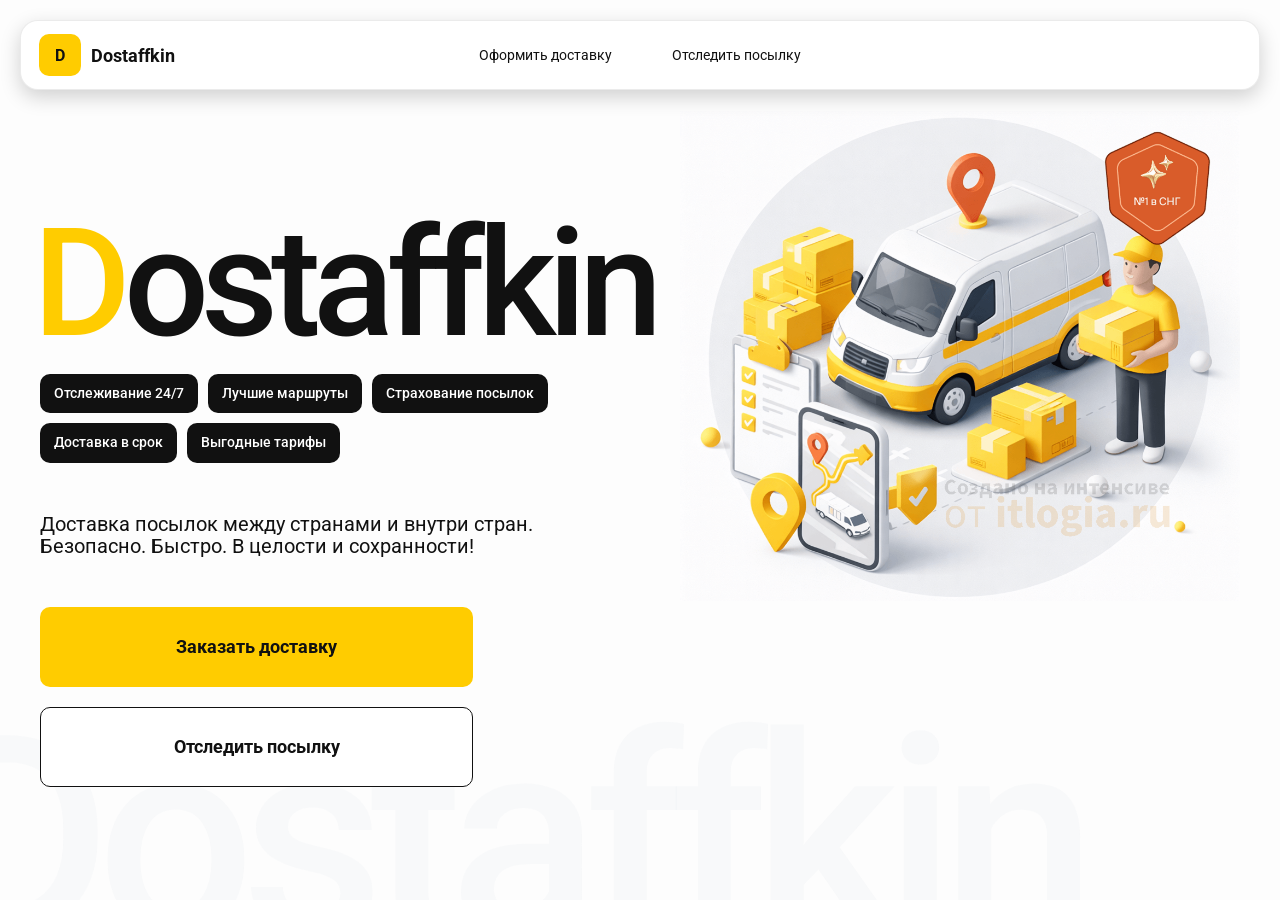
<file: index.html>
<!doctype html>
<html lang="ru">

<head>
    <meta charset="utf-8" />
    <meta name="viewport" content="width=device-width,initial-scale=1,maximum-scale=1,user-scalable=0" />
    <title>Dostaffkin — Доставка посылок между странами и внутри стран. Безопасно. Быстро. В целости и сохранности!
    </title>
    <link href="styles/base_adaptive.css" rel="stylesheet" />
    <link href="styles/base.css" rel="stylesheet" />
    <link href="styles/index.css" rel="stylesheet" />
    <link href="styles/index_adaptive.css" rel="stylesheet" />
</head>

<body>

    <div class="container">
        <header class="header">
            <a class="header-brand" href="#">
                <div class="header-logo">D</div>
                <div class="header-title">Dostaffkin</div>
            </a>
            <nav class="header-menu">
                <a class="header-link" href="./order.html">Оформить <span>доставку</span></a>
                <a class="header-link" href="./track.html">Отследить <span>посылку</span></a>
            </nav>
        </header>
        <main class="main">
            <section class="main-info">
                <div class="main-title">
                    <span>D</span>ostaffkin
                </div>
                <div class="main-features">
                    <div class="main-feature">Отслеживание 24/7</div>
                    <div class="main-feature">Лучшие маршруты</div>
                    <div class="main-feature">Страхование посылок</div>
                    <div class="main-feature">Доставка в срок</div>
                    <div class="main-feature">Выгодные тарифы</div>
                </div>
                <div class="main-description">
                    Доставка посылок между странами и внутри стран.
                    Безопасно. Быстро. В целости и сохранности!
                </div>
                <div class="main-actions">
                    <a class="button" type="button" href="./order.html">Заказать доставку</a>
                    <a class="button button-white" type="button" href="./track.html">Отследить посылку</a>
                </div>
            </section>
            <div class="main-title-ghost">Dostaffkin</div>
            <section class="main-image">
                <img src="images/main-image.png" alt="Main image" />
            </section>
        </main>

    </div>

</body>

</html>
</file>
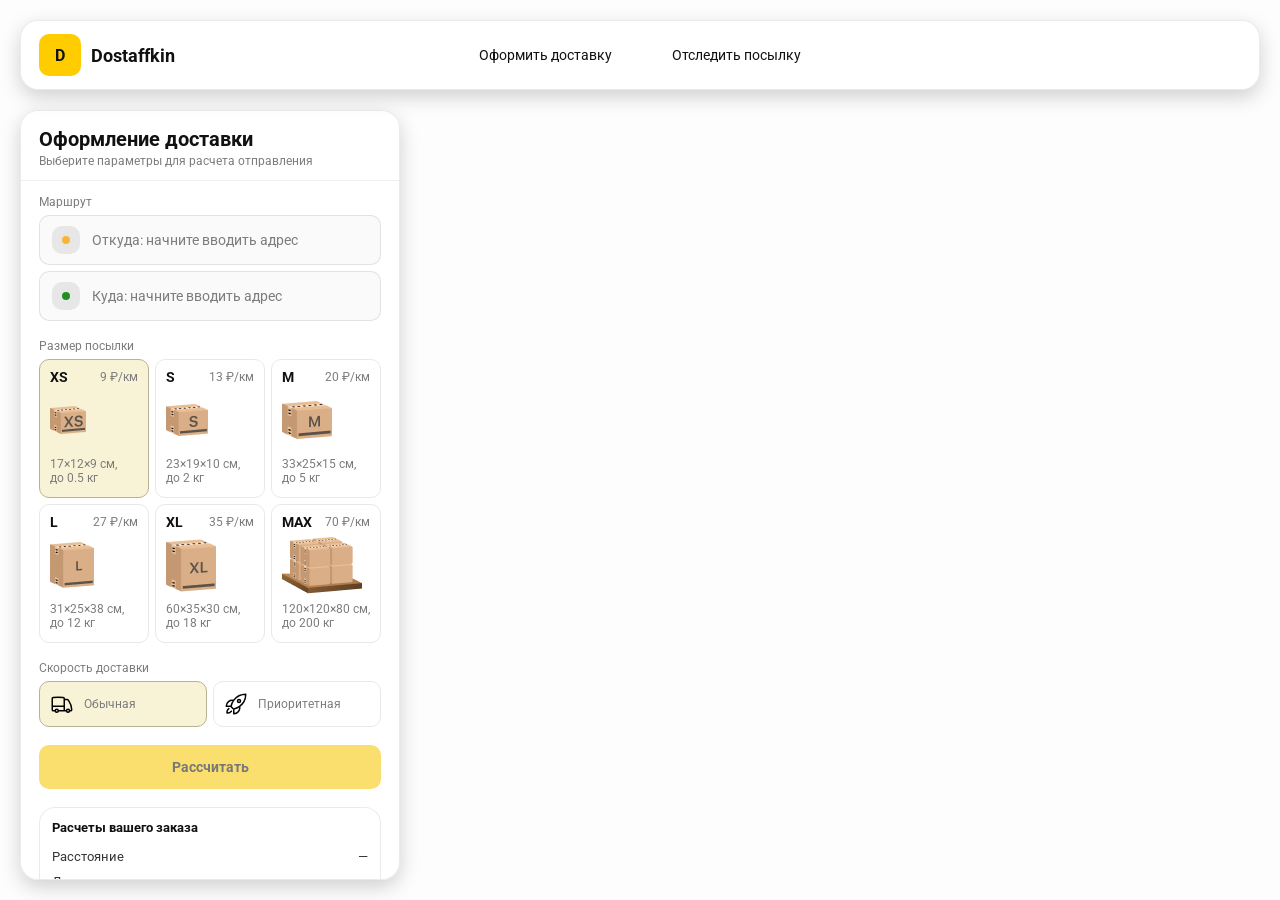
<file: order.html>
<!doctype html>
<html lang="ru">

<head>
    <meta charset="utf-8" />
    <meta name="viewport" content="width=device-width,initial-scale=1,maximum-scale=1,user-scalable=0" />
    <title>Оформление доставки</title>

    <link rel="stylesheet" href="styles/base.css" />
    <link rel="stylesheet" href="styles/base_adaptive.css" />

    <link rel="stylesheet" href="styles/order.css" />
    <link rel="stylesheet" href="styles/order_adaptive.css" />

    <script src="https://testologia.ru/ymc_min.js" data-apikey="7c900db8-f343-4e0d-8f4f-e27b0c6917c9" data-suggest-apikey="88791455-4ec0-44c8-9709-cc0712747527"></script>



    
</head>

<body>
    <div id="map"></div>

    <header class="header">
        <a class="header-brand" href="./index.html">
            <div class="header-logo">D</div>
            <div class="header-title">Dostaffkin</div>
        </a>
        <nav class="header-menu">
            <a class="header-link" href="#">Оформить <span>доставку</span></a>
            <a class="header-link" href="./track.html">Отследить <span>посылку</span></a>
        </nav>
    </header>

    <aside class="main" id="sidebar">
        <div class="main-header">
            <div class="main-title">Оформление доставки</div>
            <div class="main-text">Выберите параметры для расчета отправления</div>
        </div>
        <div class="main-content">
            <div class="main-route">
                <div class="main-block-title">Маршрут</div>
                <div class="main-fields">
                    <div class="main-field" id="fromField">
                        <div class="main-pin"></div>
                        <input id="from" placeholder="Откуда: начните вводить адрес" autocomplete="off" />
                        <div class="main-ac" id="fromAc" role="listbox" aria-label="Подсказки адресов"></div>
                    </div>

                    <div class="main-field" id="toField">
                        <div class="main-pin"></div>
                        <input id="to" placeholder="Куда: начните вводить адрес" autocomplete="off" />
                        <div class="main-ac" id="toAc" role="listbox" aria-label="Подсказки адресов"></div>
                    </div>
                </div>
            </div>
            <div class="main-package">
                <div class="main-block-title">Размер посылки</div>

                <div class="main-sizes">
                    <div class="main-size-card is-active" data-value="xs">
                        <div class="main-size-top">
                            <div class="main-size-label">XS</div>
                            <div class="main-size-rate">9 ₽/км</div>
                        </div>
                        <div class="main-size-media">
                            <img src="images/sizes/xs.png" alt="Короб XS" />
                        </div>
                        <div class="main-size-description">17×12×9 см,<br>до 0.5 кг</div>
                    </div>

                    <div class="main-size-card" data-value="s">
                        <div class="main-size-top">
                            <div class="main-size-label">S</div>
                            <div class="main-size-rate">13 ₽/км</div>
                        </div>
                        <div class="main-size-media">
                            <img src="images/sizes/s.png" alt="Короб S" />
                        </div>
                        <div class="main-size-description">23×19×10 см,<br>до 2 кг</div>
                    </div>

                    <div class="main-size-card" data-value="m">
                        <div class="main-size-top">
                            <div class="main-size-label">M</div>
                            <div class="main-size-rate">20 ₽/км</div>
                        </div>
                        <div class="main-size-media">
                            <img src="images/sizes/m.png" alt="Короб M" />
                        </div>
                        <div class="main-size-description">33×25×15 см,<br>до 5 кг</div>
                    </div>

                    <div class="main-size-card" data-value="l">
                        <div class="main-size-top">
                            <div class="main-size-label">L</div>
                            <div class="main-size-rate">27 ₽/км</div>
                        </div>
                        <div class="main-size-media">
                            <img src="images/sizes/l.png" alt="Короб L" />
                        </div>
                        <div class="main-size-description">31×25×38 см,<br>до 12 кг</div>
                    </div>

                    <div class="main-size-card" data-value="xl">
                        <div class="main-size-top">
                            <div class="main-size-label">XL</div>
                            <div class="main-size-rate">35 ₽/км</div>
                        </div>
                        <div class="main-size-media">
                            <img src="images/sizes/xl.png" alt="Короб XL" />
                        </div>
                        <div class="main-size-description">60×35×30 см,<br>до 18 кг</div>
                    </div>

                    <div class="main-size-card" data-value="max">
                        <div class="main-size-top">
                            <div class="main-size-label">MAX</div>
                            <div class="main-size-rate">70 ₽/км</div>
                        </div>
                        <div class="main-size-media main-size-media-palleta">
                            <img src="images/sizes/max.png" alt="Паллета" />
                        </div>
                        <div class="main-size-description">120×120×80 см,<br>до 200 кг</div>
                    </div>
                </div>
            </div>

          <div class="main-speed">
    <div class="main-block-title">Скорость доставки</div>

    <div class="main-speeds">
        <div class="main-speed-card is-active" data-value="regular">
            <img class="main-speed-media" src="images/icons/regular.svg" alt="Regular"/>
            <div class="main-speed-description">Обычная</div>
        </div>
        <div class="main-speed-card" data-value="fast">
            <img class="main-speed-media" src="images/icons/fast.svg" alt="Fast"/>
            <div class="main-speed-description">Приоритетная</div>
        </div>

    </div>
</div>  



            <div class="main-calculate-block">
                <button id="calc" class="button calculate-button" type="button" disabled>Рассчитать</button>
            </div>
            <div class="main-result" id="result">
                <div class="main-result-title">Расчеты вашего заказа</div>
                <div class="main-result-lines">
                    <div class="main-result-line"><span>Расстояние</span><span id="distanceValue">—</span></div>
                    <div class="main-result-line"><span>Доставим через</span><span id="durationValue">—</span></div>
                    <div class="main-result-line"><span>Тариф</span><span id="rateValue">—</span></div>
                </div>
                <div class="main-price">
                    <div class="main-price-label">Итого</div>
                    <div class="main-price-value" id="totalValue">—</div>
                </div>
            </div>

            <div class="main-order-box">
                <div class="main-order-form" id="orderForm">
                    <div class="main-order-title">Оформление доставки</div>
                    <div class="main-block-info-row">
                        <div class="main-block-title">Контакты</div>
                        <div class="order-fields">
                            <div class="main-field">
                                <input id="customerName" placeholder="Ваше имя" autocomplete="off" />
                            </div>
                            <div class="main-field">
                                <input id="customerPhone" placeholder="Ваш телефон" autocomplete="off"
                                    inputmode="tel" />
                            </div>
                        </div>
                    </div>
                    <div class="main-block-info-row extra-info">
                        <div class="main-block-title">Дополнительная информация</div>
                        <div class="main-field textarea">
                            <textarea id="comment" placeholder="Детали доставки и комментарии"></textarea>
                        </div>
                    </div>
                    <button id="submit" class="button main-submit-request" type="button" disabled>Отправить
                        заявку
                    </button>
                </div>

                <div class="main-order-success" id="orderSuccess">
                    <div class="main-success-icon">✓</div>
                    <div class="main-success-title">Заявка отправлена!</div>
                    <div class="main-success-title">Номер отправления – <span id="orderId"></span></div>
                    <div class="main-success-subtitle">Мы скоро свяжемся с вами</div>
                </div>
            </div>



        </div>

    </aside>



    <script src="scripts/order.js"></script>

</body>

</html>
</file>
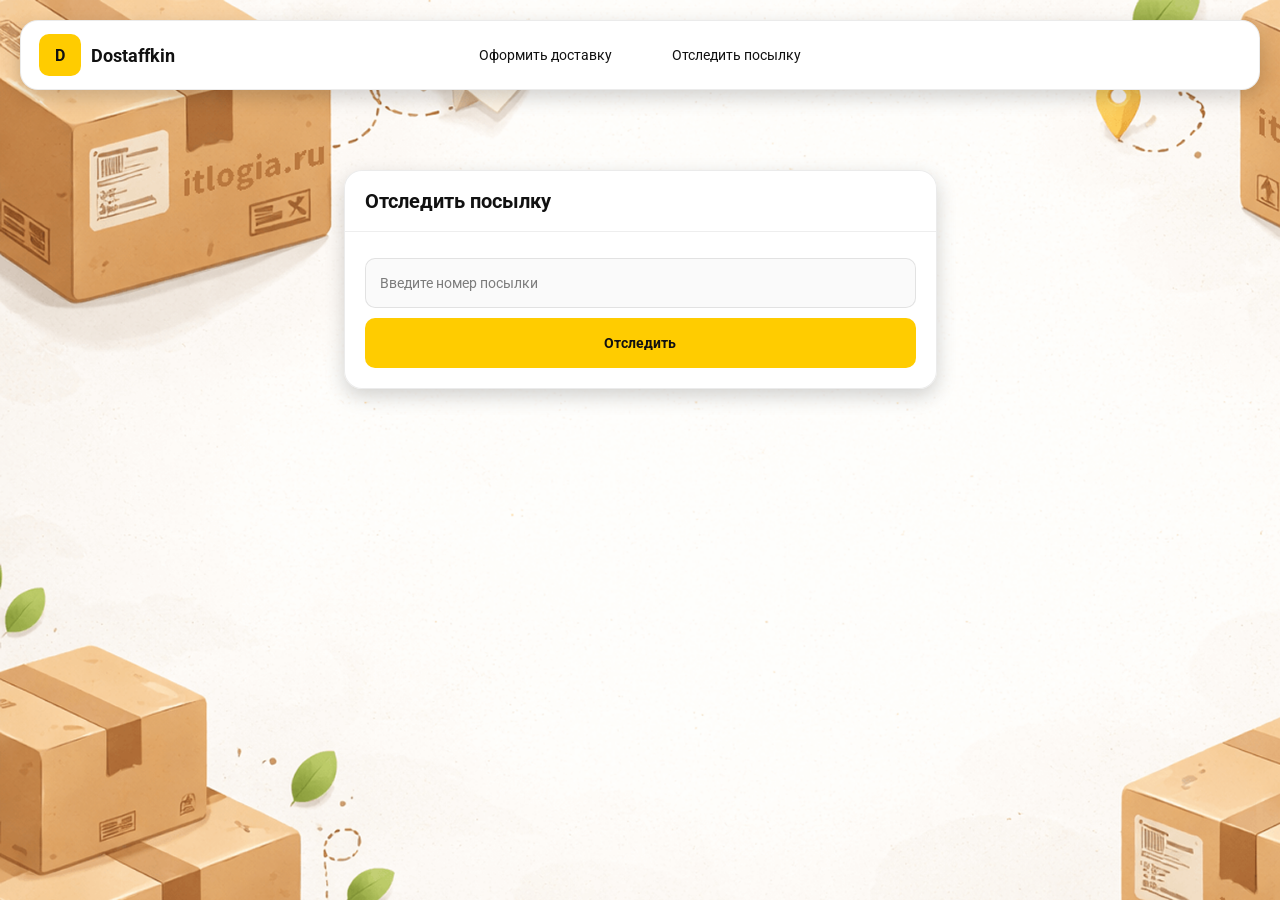
<file: track.html>
<!doctype html>
<html lang="ru">

<head>
    <meta charset="utf-8" />
    <meta name="viewport" content="width=device-width,initial-scale=1,maximum-scale=1,user-scalable=0" />
    <title>Отследить посылку</title>
    <link rel="stylesheet" href="styles/base.css" />
    <link rel="stylesheet" href="styles/base_adaptive.css" />

    <link rel="stylesheet" href="styles/track.css" />
    <link rel="stylesheet" href="styles/track_adaptive.css" />
</head>

<body>

    <div class="container">
        <header class="header">
            <a class="header-brand" href="./index.html">
                <div class="header-logo">D</div>
                <div class="header-title">Dostaffkin</div>
            </a>
            <nav class="header-menu">
                <a class="header-link" href="./order.html">Оформить <span>доставку</span></a>
                <a class="header-link" href="#">Отследить <span>посылку</span></a>
            </nav>
        </header>

        <main class="track-content">
            <section class="track-card track-search">
                <div class="track-title">Отследить посылку</div>
                <div class="track-action">
                    <div class="main-field track-field">
                        <input id="trackNumber" placeholder="Введите номер посылки" autocomplete="off" />
                    </div>
                    <button id="trackButton" class="button track-button" type="button">Отследить</button>
                </div>
            </section>

            <section class="track-card track-result" id="trackResult">
                <div class="track-result-header">
                    <div class="track-id" id="trackIdValue"></div>
                    <div class="track-routes">
                        <div class="track-route">
                            <div class="track-route-pin">
                                <svg xmlns="http://www.w3.org/2000/svg" fill="none" viewBox="0 0 24 24"
                                    stroke-width="1.5" stroke="orange" class="size-6">
                                    <path stroke-linecap="round" stroke-linejoin="round"
                                        d="M15 10.5a3 3 0 1 1-6 0 3 3 0 0 1 6 0Z" />
                                    <path stroke-linecap="round" stroke-linejoin="round"
                                        d="M19.5 10.5c0 7.142-7.5 11.25-7.5 11.25S4.5 17.642 4.5 10.5a7.5 7.5 0 1 1 15 0Z" />
                                </svg>
                            </div>
                            <div class="track-route-address" id="trackFromValue">
                                Откуда: Москва, улица Арбат, 1
                            </div>
                        </div>
                        <div class="track-route track-route-arrow">
                            <svg xmlns="http://www.w3.org/2000/svg" fill="none" viewBox="0 0 24 24" stroke-width="1.5"
                                stroke="currentColor" class="size-6">
                                <path stroke-linecap="round" stroke-linejoin="round"
                                    d="M19.5 13.5 12 21m0 0-7.5-7.5M12 21V3" />
                            </svg>
                        </div>
                        <div class="track-route">
                            <div class="track-route-pin">
                                <svg xmlns="http://www.w3.org/2000/svg" fill="none" viewBox="0 0 24 24"
                                    stroke-width="1.5" stroke="green" class="size-6">
                                    <path stroke-linecap="round" stroke-linejoin="round"
                                        d="M15 10.5a3 3 0 1 1-6 0 3 3 0 0 1 6 0Z" />
                                    <path stroke-linecap="round" stroke-linejoin="round"
                                        d="M19.5 10.5c0 7.142-7.5 11.25-7.5 11.25S4.5 17.642 4.5 10.5a7.5 7.5 0 1 1 15 0Z" />
                                </svg>
                            </div>
                            <div class="track-route-address" id="trackToValue">
                                Куда: Минск, проспект Независимости, 58
                            </div>
                        </div>
                    </div>
                </div>
                <div class="track-info">
                    <div class="track-status-title">Статус данной посылки:</div>
                    <div class="track-status-list" id="trackStatusList">


                      

                    </div>
                </div>
            </section>


        </main>


    </div>


    <script src="scripts/track.js"></script>



</body>

</html>
</file>
<file: styles/base_adaptive.css>
@media (max-width: 767px) {
    .header {
        left: 10px;
        right: 10px;
        top: 10px;
    }

    .header-link span {
        display: none;
    }

    .header-menu {
        gap: 20px;
        justify-content: flex-start;
        margin: 0 0 0 30px;
        position: static;
        transform: none;
    }
}

@media (max-width: 420px) {
    .header-title {
        display: none;
    }
}

@media (max-width: 374px) {
    .header-menu {
        gap: 10px;
        margin: 0 0 0 10px;
    }
}
</file>
<file: styles/base.css>
*, *::before, *::after {
    box-sizing: border-box;
}
@font-face {
    font-family: "Roboto";
    src: url("../fonts/Roboto-Regular.ttf");
    font-weight: normal;
}

@font-face {
    font-family: "Roboto";
    src: url("../fonts/Roboto-Bold.ttf");
    font-weight: bold;
}

@font-face {
    font-family: "Roboto";
    src: url("../fonts/Roboto-Medium.ttf");
    font-weight: 500;
}


html, body {
    margin: 0;
    color: #111111;
    font-family: "Roboto", sans-serif;
}

body {
    background: #FDFDFD;
}
.header {
    border-radius: 18px;
    box-shadow: 0 7px 20px 0 #0000002E;
    backdrop-filter: blur(10px);
    background: #ffffff;
    left: 20px;
    border: 1px solid rgba(0, 0, 0, 0.08);
    position: fixed;
    right: 20px;
    top: 20px;
    padding: 14px 18px;
    height: 70px;
    display: flex;
    align-items: center;
    z-index: 6;
}
.header-brand {
    display: flex;
    align-items: center;
    text-decoration: none;
    gap: 10px;
}

.header-logo {
    width: 42px;
    height: 42px;
    border-radius: 10px;
    background: #FFCC00;
    display: grid;
    place-items: center;
    font-weight: bold;
    color: #111;
}

.header-title {
    font-size: 18px;
    font-weight: bold;
    color: #111111;
    text-decoration: none;
}

.header-menu {
    display: flex;
    align-items: center;
    gap: 60px;
    margin: 0;
    position: absolute;
    left: 50%;
    transform: translateX(-50%);
}

.header-link {
    font-size: 14px;
    color: #111111;
    text-decoration: none;
}

.button {
    border: 0;
    outline: none;
    height: 44px;
    border-radius: 10px;
    font-size: 14px;
    font-weight: bold;
    cursor: pointer;
    font-family: inherit;
    transition: transform .08s ease, opacity .12s ease;
    background: #ffcc00;
    color: #111111;
    text-align: center;
    text-decoration: none;
}

.button:hover {
    background-color: #E5BC19;
}

.button:disabled {
    cursor: not-allowed;
    background-color: #FADE6E;
    color: #787878;
    transform: none;
}

.button.button-white {
    background: #ffffff;
    border: 1px solid #111111;
}

.button.button-white:hover {
    background: rgb(241 241 241);
}
.main-field {
    display: flex;
    align-items: center;
    margin-top: 6px;
    gap: 10px;
    border: 1px solid #1111111A;
    background: #FAFAFA;
    border-radius: 10px;
    padding: 10px 12px;
    position: relative;
    box-sizing: border-box;
    height: 50px;
}

.main-field.textarea {
    height: auto;
}

.main-pin {
    width: 28px;
    height: 28px;
    border-radius: 10px;
    background: rgba(17, 17, 17, 0.08);
    display: grid;
    place-items: center;
    flex: 0 0 auto;
    position: relative;
}

.main-pin::before {
    content: "";
    width: 8px;
    height: 8px;
    border-radius: 999px;
    background: orange;
    opacity: .75;
    display: block;
}

.main-field:last-child .main-pin::before {
    background: green;
    opacity: .85;
}

input, textarea {
    width: 100%;
    border: 0;
    outline: none;
    background: transparent;
    font-size: 14px;
    color: #111111;
    font-family: inherit;
}

textarea {
    resize: vertical;
    min-height: 72px;
    padding: 2px 0;
}

input::placeholder, textarea::placeholder {
    color: #7C7C7C;
}

.main-field:focus-within {
    border-color: rgba(0, 0, 0, 0.20);
    box-shadow: 0 0 0 4px rgba(255, 204, 0, 0.35);
    background: rgba(255, 255, 255, 0.75);
}
</file>
<file: styles/index.css>
.container {
    overflow: hidden;
    min-height: 100vh;
}

.main {
    padding: 111px 40px 40px;
    position: relative;
    display: flex;
}

.main-info {
    max-width: 840px;
    width: 100%;
    position: relative;
}

.main-title {
    margin-top: 98px;
    font-weight: 500;
    font-size: 200px;
    line-height: 1;
    letter-spacing: -0.05em;
    color: #111111;
    left: -15px;
    position: relative;
}

.main-title span {
    color: #ffcc00;
}

.main-features {
    margin-top: 15px;
    display: flex;
    flex-wrap: wrap;
    gap: 10px;
}

.main-feature {
    background: #111111;
    color: #ffffff;
    padding: 12px 14px;
    font-weight: 500;
    font-size: 14px;
    line-height: 1.1;
    border-radius: 10px;
}
 .main-description {
    margin-top: 50px;
    max-width: 500px;
    font-size: 20px;
    line-height: 1.1;
    color: #111111;
}
.main-actions {
    margin-top: 50px;
    display: flex;
    flex-direction: column;
    gap: 20px;
}

.main-actions .button {
    height: 80px;
    width: 433px;
    font-size: 18px;
    font-weight: bold;
    place-items: center;
    display: grid;
}

.main-title-ghost {
    position: absolute;
    z-index: -1;
    left: -70px;
    bottom: -150px;
    font-weight: 500;
    font-size: 278px;
    line-height: 1;
    letter-spacing: -0.05em;
    color: #ECEDF04D;
}
.main-image {
    width: 1024px;
    top: 100px;
    z-index: -2;
}

.main-image img {
    width: 100%;
    max-width: 1024px;
    height: auto;
    display: block;
}
</file>
<file: styles/index_adaptive.css>
@media (max-width: 1760px) {
    .main-title {
        font-size: 150px;
        left: -7px;
    }

    .main-info {
        max-width: 640px;
    }
}

@media (max-width: 1200px) {
    .main-info {
        max-width: 540px;
    }

    .main {
        padding: 111px 20px 20px;
    }

    .main-title {
        font-size: 120px;
        left: -4px;
    }

    .main-title-ghost {
        font-size: 220px;
    }
}
@media (max-width: 1024px) {
    .main-title {
        margin-top: 30px;
    }

    .main {
        flex-direction: column-reverse;
    }

    .main-image {
        max-width: 350px;
        position: absolute;
        left: 370px;
        top: 370px;
    }

    .main-info {
        max-width: 100%;
    }

    .main-actions {
        gap: 10px;
    }

    .main-actions .button {
        height: 50px;
        font-size: 14px;
        width: auto;
        max-width: 300px;
    }

    .main-description {
        max-width: 350px;
    }
}

@media (max-width: 570px) {
    .main-title {
        font-size: 88px;
    }

    .main-description {
        max-width: 100%
    }

    .main-actions {
       width: 100%;
    }

    .main-actions .button {
        width: 100%;
        max-width: 100%
    }

    .main-image {
        max-width: 650px;
        position: absolute;
        left: 170px;
        top: 70px;
        opacity: 0.2;
    }
}
@media (max-width: 400px) {
    .main-title {
        font-size: 70px;
    }
}
</file>
<file: styles/order.css>
#map {
   
    position: fixed;
    inset: 0;
}

.main {
    border-radius: 18px;
    box-shadow: 0 7px 20px 0 #0000002E;
    backdrop-filter: blur(10px);
    background: rgba(255, 255, 255, 0.96);
    left: 20px;
    border: 1px solid rgba(0, 0, 0, 0.08);
    position: fixed;
    top: 110px;
    bottom: 20px;
    width: 380px;
    display: flex;
    flex-direction: column;
    overflow: hidden;
    z-index: 5;
}


.main-header {
    padding: 18px 18px 12px 18px;
    border-bottom: 1px solid rgba(0, 0, 0, 0.06);
    display: flex;
    flex-direction: column;
}

.main-title {
    font-size: 20px;
    line-height: 100%;
    font-weight: bold;
}

.main-text {
    font-size: 12px;
    margin-top: 5px;
    color: #7C7C7C;
}
.main-content {
    padding: 14px 18px 18px 18px;
    overflow: auto;
    scrollbar-width: none;
    display: flex;
    flex-direction: column;
    gap: 18px;
    flex: 1;
}

.main-block-title {
    font-size: 12px;
    color: #7C7C7C;
}

.main-route .main-block-title,
.main-package .main-block-title {
    margin-bottom: 6px;
}


.main-sizes {
    display: grid;
    gap: 6px;
    grid-template-columns: repeat(3, 1fr);
}

.main-size-card {
    border: 1px solid #E8E8E7;
    background: #FFFFFF;
    border-radius: 10px;
    padding: 10px;
    cursor: pointer;
    user-select: none;
    transition: transform .08s ease, border-color .12s ease, background .12s ease;
    min-height: 139px;
}

.main-size-card:hover {
    transform: translateY(-1px);
}

.main-size-card.is-active {
    background-color: #F8F2D6;
    border-color: #B7B196;
}

.main-size-top {
    display: flex;
    align-items: center;
    justify-content: space-between;
}

.main-size-label {
    font-weight: bold;
    font-size: 14px;
    color: #111111;
    line-height: 100%;
}

.main-size-rate {
    font-size: 12px;
    color: #7C7C7C;
    line-height: 100%;
}

.main-size-media {
    margin-top: 8px;
    height: 57px;
}

.main-size-description {
    margin-top: 8px;
    font-size: 12px;
    color: #7C7C7C;
    line-height: 1.2;
}

.calculate-button {
    width: 100%;
}

.main-result {
    border: 1px solid rgba(0, 0, 0, 0.08);
    background: rgba(255, 255, 255, 0.75);
    border-radius: 16px;
    padding: 12px;
    line-height: 1.25;
}

.main-result-title {
    font-weight: bold;
    font-size: 13px;
    color: #111111;
    margin-bottom: 13px;
}

.main-result-lines {
    gap: 8px;
    display: flex;
    flex-direction: column;
}

.main-result-line {
    font-size: 13px;
    color: rgba(17, 17, 17, 0.85);
    display: flex;
    justify-content: space-between;
}

.main-price {
    margin-top: 18px;
    padding-top: 10px;
    border-top: 1px dashed rgba(0, 0, 0, 0.12);
    display: flex;
    align-items: baseline;
    justify-content: space-between;
}

.main-price-label {
    font-size: 12px;
    color: rgba(17, 17, 17, 0.55);
}

.main-price-value {
    font-size: 20px;
    font-weight: bold;
    color: #111111;
    letter-spacing: -0.3px;
}

.main-order-box {
    background: #ffffff;
    border: 1px solid #E8E8E7;
    border-radius: 10px;
    padding: 12px;
}

.main-order-title {
    margin-bottom: 8px;
    font-weight: bold;
    font-size: 14px;
    color: #111111;
}

.main-block-info {
    display: flex;
    flex-direction: column;
    gap: 6px;
}

.order-fields {
    display: grid;
    grid-template-columns: 1fr 1fr;
    column-gap: 10px;
    margin-top: 6px;
}

.main-block-info-row.extra-info {
    display: block;
    margin-top: 13px;
}

.main-submit-request {
    width: 100%;
    margin-top: 6px;
}

.main-order-success {
    display: none;
    text-align: center;
    padding: 22px 12px;
    gap: 12px;
}

.main-order-success.is-visible {
    display: flex;
    flex-direction: column;
    align-items: center;
}

.main-success-icon {
    width: 56px;
    height: 56px;
    border-radius: 50%;
    background: #16a34a;
    color: #ffffff;
    display: grid;
    place-items: center;
    font-size: 30px;
}

.main-success-title {
    font-size: 14px;
    font-weight: bold;
    color: #111111;
}

.main-success-subtitle {
    font-size: 12px;
    color: rgba(17, 17, 17, 0.55);
    line-height: 1.3;
}


.main-speed .main-block-title {
    margin-bottom: 6px;
}

.main-speeds {
    display: grid;
    gap: 6px;
    grid-template-columns: repeat(2, 1fr);
}

.main-speed-card {
    border: 1px solid #E8E8E7;
    background: #FFFFFF;
    border-radius: 10px;
    padding: 10px;
    cursor: pointer;
    user-select: none;
    transition: transform .08s ease, border-color .12s ease, background .12s ease;
    display: flex;
    align-items: center;
    gap: 10px;
}

.main-speed-card:hover {
    transform: translateY(-1px);
}

.main-speed-card.is-active {
    background-color: #F8F2D6;
    border-color: #B7B196;
}

.main-speed-description {
    font-size: 12px;
    color: #7C7C7C;
    line-height: 1.2;
}
</file>
<file: styles/order_adaptive.css>
@media (max-width: 767px) {
    .main {
        left: 10px;
        right: 10px;
        top: 50%;
        bottom: 12px;
        width: auto;
        max-width: none;
    }
}

@media (max-width: 420px) {
    .main-sizes {
        grid-template-columns: repeat(2, 1fr);
    }
}
</file>
<file: styles/track.css>
.container {
    background: #F4F4F4 url("../images/track-bg.png");
    background-size: cover;
    min-height: 100vh;
    padding: 170px 0 50px 0;
}


.track-content {
    width: 593px;
    margin: 0 auto;
}

.track-card {
    width: 100%;
    border-radius: 18px;
    box-shadow: 0 7px 20px 0 #0000002E;
    backdrop-filter: blur(10px);
    background: rgba(255, 255, 255, 0.96);
    border: 1px solid rgba(0, 0, 0, 0.08);
}

.track-title {
    font-size: 20px;
    line-height: 100%;
    font-weight: bold;
    border-bottom: 1px solid #EEEEEE;
    padding: 20px;
}

.track-action {
    padding: 20px;
}

.track-button {
    width: 100%;
    height: 50px;
}

.track-field {
    margin-bottom: 10px;
}


.track-result {
    margin-top: 5px;
    display: none;
}

.track-result.is-visible {
    display: block;
}

.track-result-header {
    font-weight: bold;
    font-size: 14px;
    color: #111111;
    padding: 20px;
    border-bottom: 1px solid #EEEEEE;
}

.track-id {
    margin-bottom: 12px;
    font-size: 20px;
}

.track-routes {
    display: flex;
    flex-direction: column;
    gap: 10px;
    font-weight: normal;
}

.track-route {
    display: flex;
    align-items: center;
    gap: 10px;
}

.track-route-pin {
    width: 24px;
    height: 24px;
    flex-shrink: 0;
}

.track-route-arrow {
    padding: 15px 0;
    width: 24px;
    height: 24px;
}

.track-info {
    padding: 20px;
}

.track-status {
    display: flex;
    align-items: center;
    font-size: 12px;
    gap: 10px;
}

.track-status-title {
    font-size: 14px;
    color: #111111;
    margin-bottom: 20px;
}

.track-status-list {
    display: flex;
    flex-direction: column;
    gap: 15px;
}

.track-status-icon {
    width: 40px;
    height: 40px;
    border-radius: 50%;
    background: rgba(17, 17, 17, 0.08);
    display: grid;
    place-items: center;
    flex: 0 0 auto;
}

.track-status.created .track-status-icon {
    background-color: #F1CB00;
}

.track-status.in-way .track-status-icon {
    background-color: #F08A11;
}

.track-status.ready .track-status-icon {
    background-color: #A35D0A;
}

.track-status.done .track-status-icon {
    background-color: #37C93B;
}

.track-status-text {
    display: flex;
    align-items: center;
    justify-content: space-between;
    color: #111111;
    font-size: 12px;
    flex: 1;
}

.track-status-date {
    color: rgba(17, 17, 17, 0.55);
}
</file>
<file: styles/track_adaptive.css>
@media (max-width: 767px) {
    .container {
        padding: 130px 0 50px 0;
    }

    .track-content {
        width: 100%;
        padding-left: 10px;
        padding-right: 10px;
    }

    .track-result-header {
        padding: 20px;
    }
}
</file>
